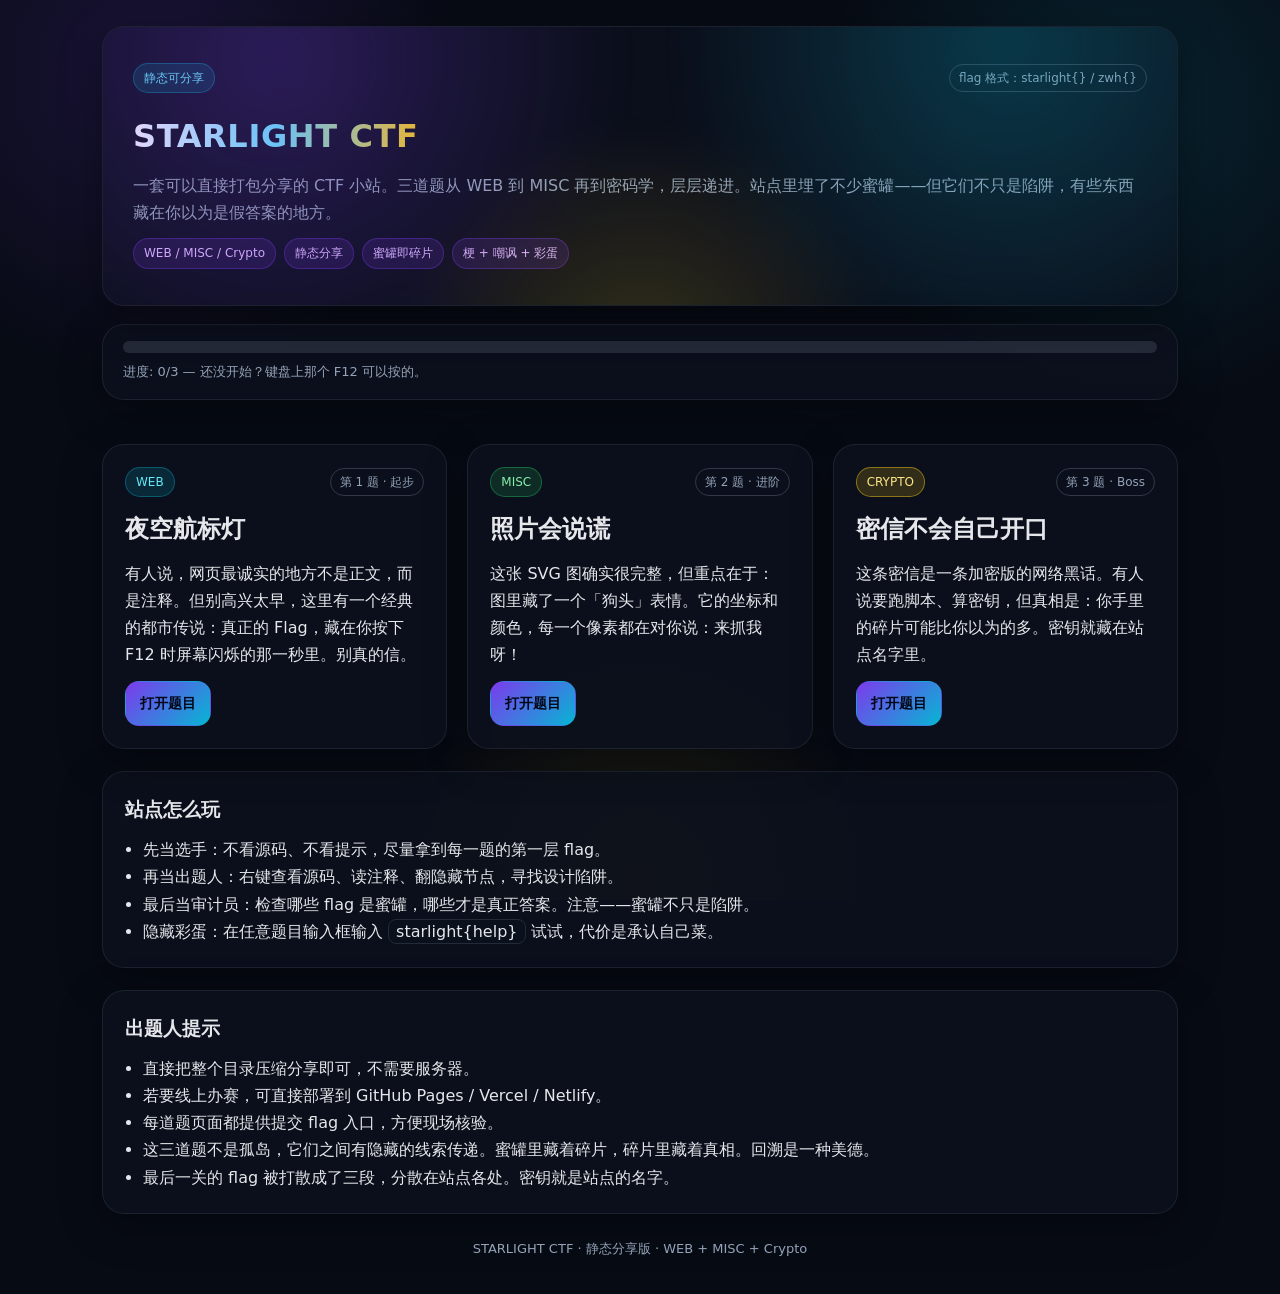
<file: index.html>
﻿<!DOCTYPE html>
<html lang="zh-CN">
<head>
  <meta charset="UTF-8" />
  <meta name="viewport" content="width=device-width, initial-scale=1.0" />
  <title>STARLIGHT CTF</title>
  <link rel="stylesheet" href="assets/main.css" />
  <!-- 真正的 flag 藏在蜜罐里，蜜罐不是陷阱，是碎片容器 -->
</head>
<body>
  <div class="wrap">
    <header class="card hero">
      <div class="topbar"><span class="badge">静态可分享</span><span class="tag">flag 格式：starlight{} / zwh{}</span></div>
      <h1><span>STARLIGHT CTF</span></h1>
      <p>一套可以直接打包分享的 CTF 小站。三道题从 WEB 到 MISC 再到密码学，层层递进。站点里埋了不少蜜罐——但它们不只是陷阱，有些东西藏在你以为是假答案的地方。</p>
      <div class="chips"><span class="chip">WEB / MISC / Crypto</span><span class="chip">静态分享</span><span class="chip">蜜罐即碎片</span><span class="chip">梗 + 嘲讽 + 彩蛋</span></div>
    </header>

    <div class="card progress-wrap">
      <div class="progress-bar"><div id="progress-fill" class="progress-bar-fill"></div></div>
      <div id="progress-label" class="progress-label">进度: 0/3 — 还没开始？键盘上那个 F12 可以按的。</div>
    </div>

    <section class="row" style="margin-top:22px">
      <article class="card section">
        <div class="meta"><span class="badge">WEB</span><span class="tag">第 1 题 · 起步</span></div>
        <h2>夜空航标灯</h2>
        <p>有人说，网页最诚实的地方不是正文，而是注释。但别高兴太早，这里有一个经典的都市传说：真正的 Flag，藏在你按下 F12 时屏幕闪烁的那一秒里。别真的信。</p>
        <div class="actions"><a class="btn primary" href="starlight-web-01/index.html">打开题目</a></div>
      </article>
      <article class="card section">
        <div class="meta"><span class="badge" style="background:rgba(34,197,94,0.16);border-color:rgba(34,197,94,0.4);color:#86efac">MISC</span><span class="tag">第 2 题 · 进阶</span></div>
        <h2>照片会说谎</h2>
        <p>这张 SVG 图确实很完整，但重点在于：图里藏了一个「狗头」表情。它的坐标和颜色，每一个像素都在对你说：来抓我呀！</p>
        <div class="actions"><a class="btn primary" href="starlight-misc-01/index.html">打开题目</a></div>
      </article>
      <article class="card section">
        <div class="meta"><span class="badge" style="background:rgba(250,204,21,0.16);border-color:rgba(250,204,21,0.45);color:#fde68a">CRYPTO</span><span class="tag">第 3 题 · Boss</span></div>
        <h2>密信不会自己开口</h2>
        <p>这条密信是一条加密版的网络黑话。有人说要跑脚本、算密钥，但真相是：你手里的碎片可能比你以为的多。密钥就藏在站点名字里。</p>
        <div class="actions"><a class="btn primary" href="starlight-crypto-01/index.html">打开题目</a></div>
      </article>
    </section>

    <section class="card section">
      <h3>站点怎么玩</h3>
      <ul>
        <li>先当选手：不看源码、不看提示，尽量拿到每一题的第一层 flag。</li>
        <li>再当出题人：右键查看源码、读注释、翻隐藏节点，寻找设计陷阱。</li>
        <li>最后当审计员：检查哪些 flag 是蜜罐，哪些才是真正答案。注意——蜜罐不只是陷阱。</li>
        <li>隐藏彩蛋：在任意题目输入框输入 <code>starlight{help}</code> 试试，代价是承认自己菜。</li>
      </ul>
    </section>
    <section class="card section">
      <h3>出题人提示</h3>
      <ul>
        <li>直接把整个目录压缩分享即可，不需要服务器。</li>
        <li>若要线上办赛，可直接部署到 GitHub Pages / Vercel / Netlify。</li>
        <li>每道题页面都提供提交 flag 入口，方便现场核验。</li>
        <li>这三道题不是孤岛，它们之间有隐藏的线索传递。蜜罐里藏着碎片，碎片里藏着真相。回溯是一种美德。</li>
        <li>最后一关的 flag 被打散成了三段，分散在站点各处。密钥就是站点的名字。</li>
      </ul>
    </section>
    <div class="footer">STARLIGHT CTF · 静态分享版 · WEB + MISC + Crypto</div>
  </div>
  <script src="assets/utils.js"></script>
</body>
</html>
</file>
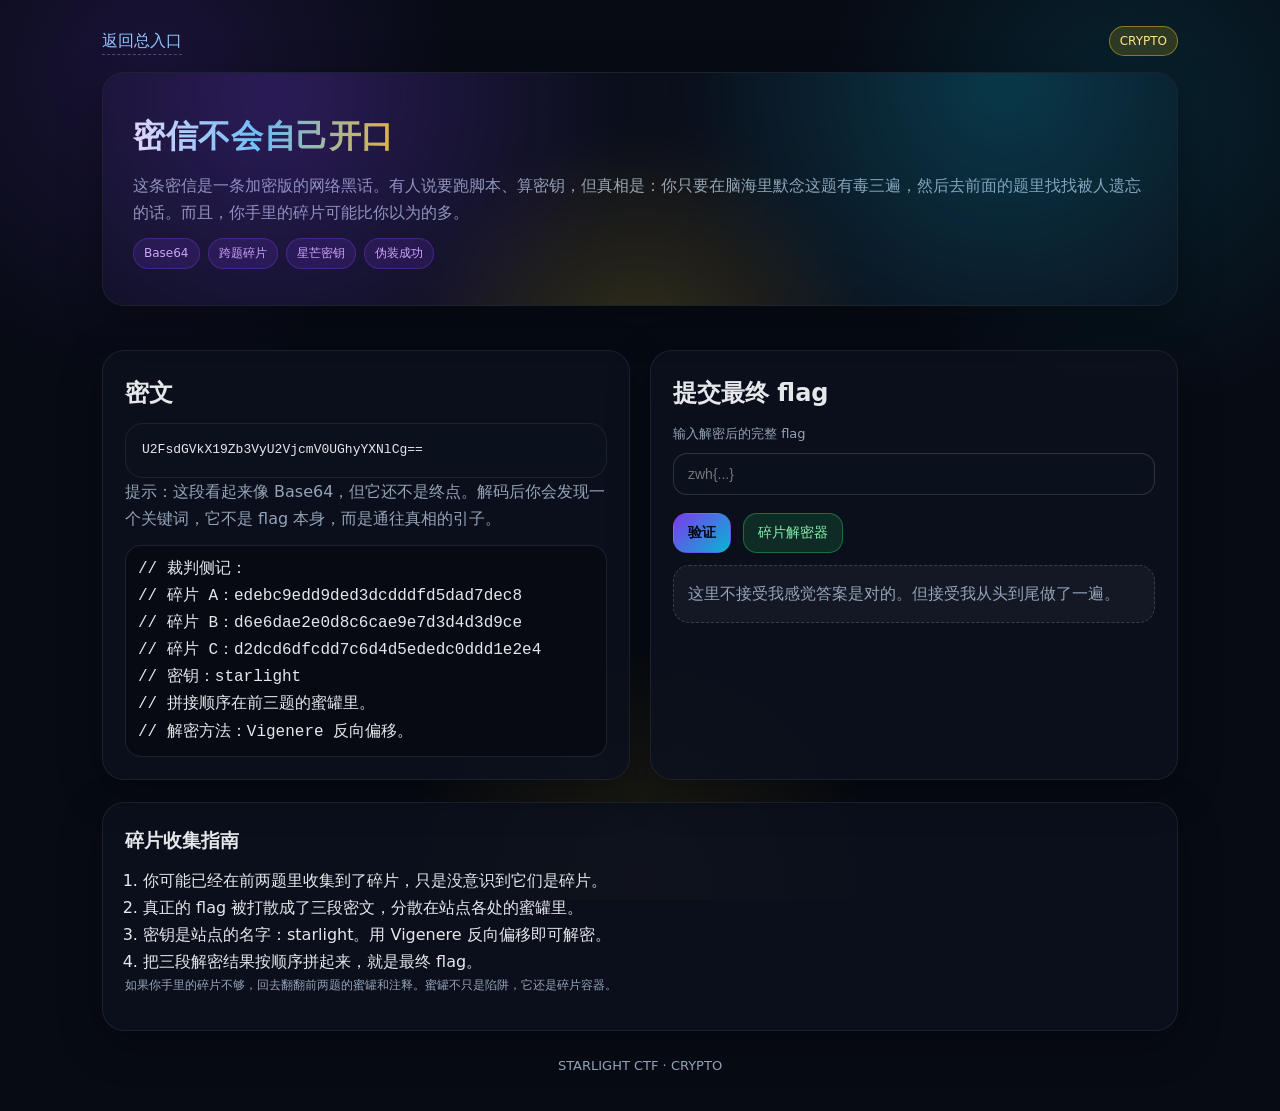
<file: starlight-crypto-01/index.html>
﻿<!DOCTYPE html>
<html lang="zh-CN">
<head>
  <meta charset="UTF-8" />
  <meta name="viewport" content="width=device-width, initial-scale=1.0" />
  <title>STARLIGHT CTF · 密信不会自己开口</title>
  <link rel="stylesheet" href="../assets/main.css" />
</head>
<body>
  <div class="wrap">
    <div class="topbar"><a class="link" href="../index.html">返回总入口</a><span class="badge" style="background:rgba(250,204,21,0.16);border-color:rgba(250,204,21,0.45);color:#fde68a">CRYPTO</span></div>
    <header class="card hero">
      <h1><span>密信不会自己开口</span></h1>
      <p>这条密信是一条加密版的网络黑话。有人说要跑脚本、算密钥，但真相是：你只要在脑海里默念这题有毒三遍，然后去前面的题里找找被人遗忘的话。而且，你手里的碎片可能比你以为的多。</p>
      <div class="chips"><span class="chip">Base64</span><span class="chip">跨题碎片</span><span class="chip">星芒密钥</span><span class="chip">伪装成功</span></div>
    </header>

    <section class="row" style="margin-top:22px">
      <article class="card section">
        <h2>密文</h2>
        <pre id="cipher-blob">U2FsdGVkX19Zb3VyU2VjcmV0UGhyYXNlCg==</pre>
        <p class="muted">提示：这段看起来像 Base64，但它还不是终点。解码后你会发现一个关键词，它不是 flag 本身，而是通往真相的引子。</p>
        <div class="secret-note" style="margin-top:12px">// 裁判侧记：
// 碎片 A：edebc9edd9ded3dcdddfd5dad7dec8
// 碎片 B：d6e6dae2e0d8c6cae9e7d3d4d3d9ce
// 碎片 C：d2dcd6dfcdd7c6d4d5ededc0ddd1e2e4
// 密钥：starlight
// 拼接顺序在前三题的蜜罐里。
// 解密方法：Vigenere 反向偏移。</div>
      </article>
      <article class="card section">
        <h2>提交最终 flag</h2>
        <form id="crypto-form" class="field">
          <label for="crypto-flag">输入解密后的完整 flag</label>
          <input id="crypto-flag" class="input" placeholder="zwh{...}" />
          <div class="actions">
            <button class="btn primary" type="submit">验证</button>
            <button class="btn ok" type="button" id="decrypt-btn">碎片解密器</button>
          </div>
        </form>
        <div id="crypto-result" class="result muted">这里不接受我感觉答案是对的。但接受我从头到尾做了一遍。</div>
        <div id="decrypt-panel" style="display:none;margin-top:12px" class="card section">
          <h3>碎片解密器</h3>
          <p class="small">输入你从蜜罐里收集到的 hex 碎片（不含空格），用 starlight 密钥解密。</p>
          <form id="decrypt-form" class="field">
            <label for="decrypt-input">hex 碎片</label>
            <input id="decrypt-input" class="input" placeholder="edebc9edd9ded3dc..." />
            <div class="actions"><button class="btn primary" type="submit">解密</button></div>
          </form>
          <div id="decrypt-result" class="result muted">输入碎片，点击解密。</div>
        </div>
      </article>
    </section>

    <section class="card section">
      <h3>碎片收集指南</h3>
      <ol>
        <li>你可能已经在前两题里收集到了碎片，只是没意识到它们是碎片。</li>
        <li>真正的 flag 被打散成了三段密文，分散在站点各处的蜜罐里。</li>
        <li>密钥是站点的名字：starlight。用 Vigenere 反向偏移即可解密。</li>
        <li>把三段解密结果按顺序拼起来，就是最终 flag。</li>
      </ol>
      <p class="small">如果你手里的碎片不够，回去翻翻前两题的蜜罐和注释。蜜罐不只是陷阱，它还是碎片容器。</p>
    </section>

    <div id="fastlane" style="display:none">看起来你发现了快速通道。但快速通道之所以快，是因为它能更快送你掉坑。</div>
    <div class="footer">STARLIGHT CTF · CRYPTO</div>
  </div>
  <script src="../assets/utils.js"></script>
  <script>
    const honeyPass = 'starlight{shortcut_was_a_trap_with_good_lighting}';
    const fastlane = document.getElementById('fastlane');
    if (fastlane) fastlane.setAttribute('data-hint', 'try:' + honeyPass);
    console.log('%cSTARLIGHT CRYPTO', 'color:#facc15;font-weight:700;font-size:16px');
    console.log('密文:', document.getElementById('cipher-blob').textContent.trim());
    console.log('碎片散落在蜜罐里，密钥是站点名。');
    console.log('蜜罐 A hex 片段:', 'edebc9edd9ded3dcdddfd5dad7dec8');
    console.log('蜜罐 B hex 片段:', 'd6e6dae2e0d8c6cae9e7d3d4d3d9ce');
    console.log('蜜罐 C hex 片段:', 'd2dcd6dfcdd7c6d4d5ededc0ddd1e2e4');

    document.getElementById('decrypt-btn').addEventListener('click', () => {
      const panel = document.getElementById('decrypt-panel');
      panel.style.display = panel.style.display === 'none' ? 'block' : 'none';
    });

    document.getElementById('decrypt-form').addEventListener('submit', e => {
      e.preventDefault();
      const hex = document.getElementById('decrypt-input').value.trim();
      const result = document.getElementById('decrypt-result');
      if (!hex) { result.textContent = '请输入 hex 碎片。'; result.className = 'result muted'; return; }
      try {
        const decoded = vigenereDecrypt(hex, 'starlight');
        if (decoded.startsWith('zwh{') || decoded.startsWith('starlight{')) {
          result.textContent = '碎片解密成功: ' + decoded; result.className = 'result ok';
          toast('碎片解密完成！把三段拼起来就是最终 flag。', 'ok', 4000);
        } else {
          result.textContent = '解密结果: ' + decoded + ' （看起来不像 flag 片段，请检查碎片是否正确）'; result.className = 'result muted';
        }
      } catch(err) { result.textContent = '解密失败，hex 格式可能有误。'; result.className = 'result bad'; }
    });

    bindForm({formId:'crypto-form',inputId:'crypto-flag',resultId:'crypto-result',challengeId:'crypto',tests:[
      {hash:'b91ed81720bc97ca88acd63ff8c59a6b9401f5d7e851294604daf77eaeabc4b2',message:'正确。你没被捷径骗走，而是把整条链路走通了。三道题的碎片终于在你手里合龙了。',variant:'ok'},
      {hash:'40237587ed6c15112d79e3eaa39a2480c2f6247f35673046a81bbab0a46e68ff',suffix:' 这个口令我们收到了，已归档。',variant:'bad'}
    ]});
  </script>
</body>
</html>
</file>
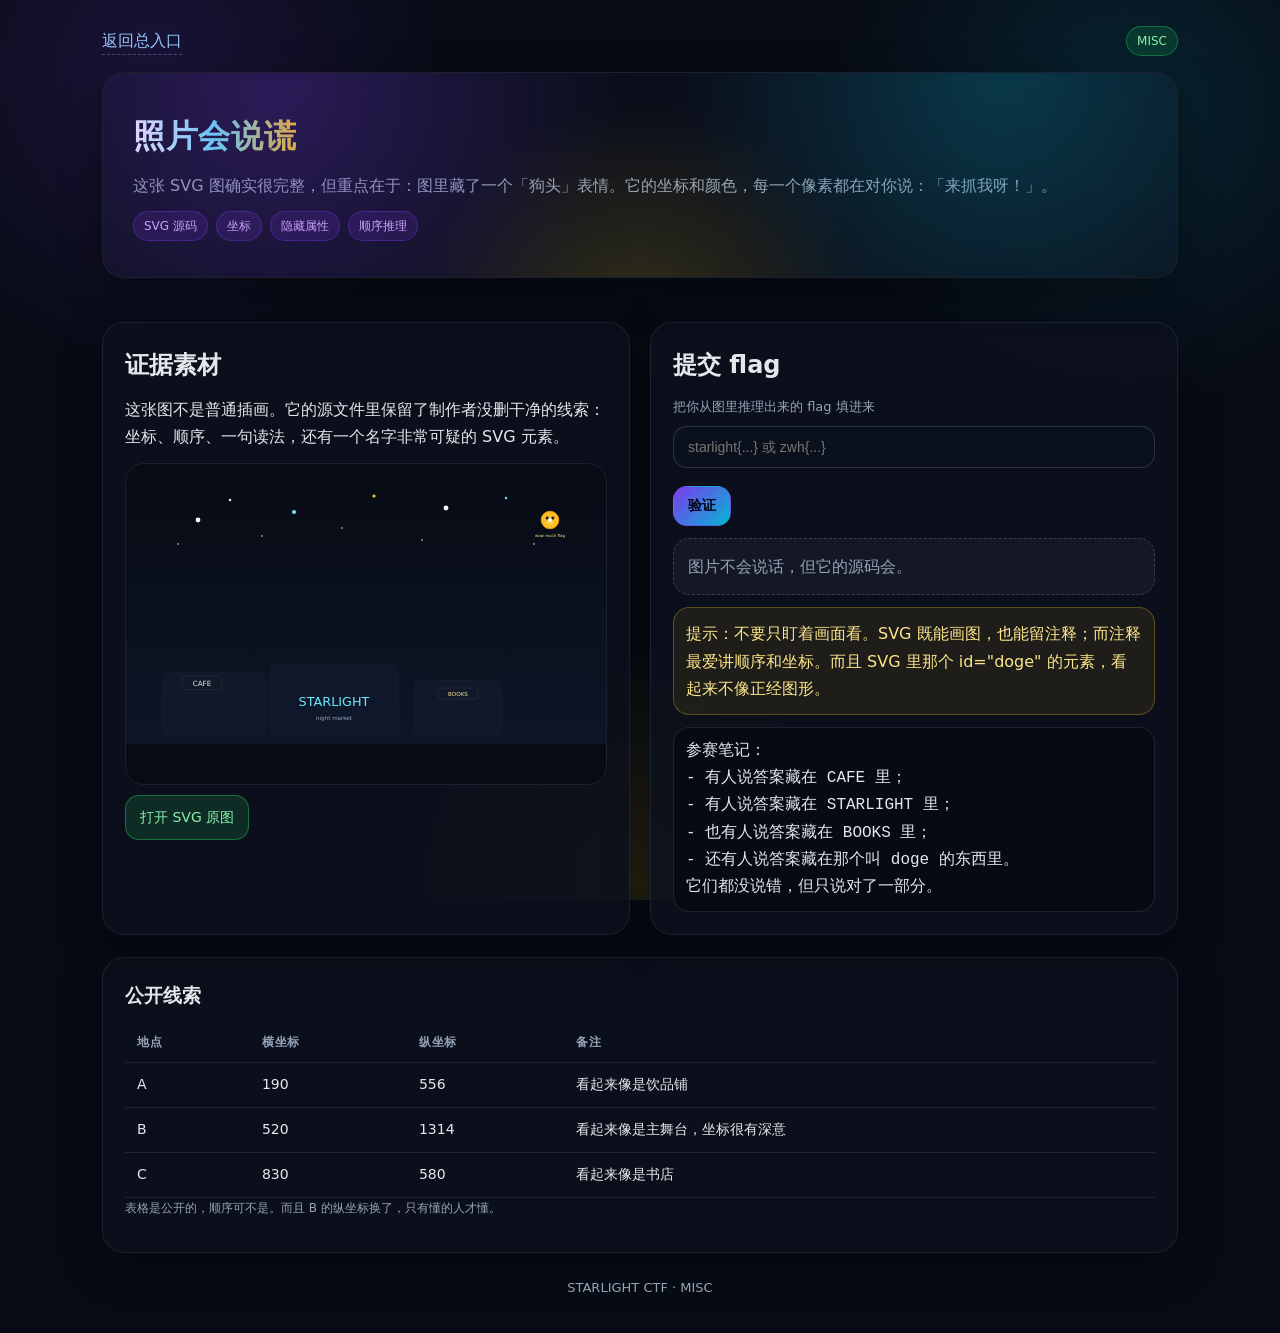
<file: starlight-misc-01/index.html>
﻿<!DOCTYPE html>
<html lang="zh-CN">
<head>
  <meta charset="UTF-8" />
  <meta name="viewport" content="width=device-width, initial-scale=1.0" />
  <title>STARLIGHT CTF · 照片会说谎</title>
  <link rel="stylesheet" href="../assets/main.css" />
</head>
<body>
  <div class="wrap">
    <div class="topbar"><a class="link" href="../index.html">返回总入口</a><span class="badge" style="background:rgba(34,197,94,0.16);border-color:rgba(34,197,94,0.4);color:#86efac">MISC</span></div>
    <header class="card hero">
      <h1><span>照片会说谎</span></h1>
      <p>这张 SVG 图确实很完整，但重点在于：图里藏了一个「狗头」表情。它的坐标和颜色，每一个像素都在对你说：「来抓我呀！」。</p>
      <div class="chips"><span class="chip">SVG 源码</span><span class="chip">坐标</span><span class="chip">隐藏属性</span><span class="chip">顺序推理</span></div>
    </header>

    <section class="row" style="margin-top:22px">
      <article class="card section">
        <h2>证据素材</h2>
        <p>这张图不是普通插画。它的源文件里保留了制作者没删干净的线索：坐标、顺序、一句读法，还有一个名字非常可疑的 SVG 元素。</p>
        <div class="image-box" style="margin-top:12px"><img src="../assets/nightmarket.svg" alt="nightmarket" /></div>
        <div class="actions"><a class="btn ok" href="../assets/nightmarket.svg" target="_blank">打开 SVG 原图</a></div>
      </article>
      <article class="card section">
        <h2>提交 flag</h2>
        <form id="misc-form" class="field">
          <label for="misc-flag">把你从图里推理出来的 flag 填进来</label>
          <input id="misc-flag" class="input" placeholder="starlight{...} 或 zwh{...}" />
          <div class="actions"><button class="btn primary" type="submit">验证</button></div>
        </form>
        <div id="misc-result" class="result muted">图片不会说话，但它的源码会。</div>
        <div class="hint">提示：不要只盯着画面看。SVG 既能画图，也能留注释；而注释最爱讲顺序和坐标。而且 SVG 里那个 id="doge" 的元素，看起来不像正经图形。</div>
        <div class="secret-note" style="margin-top:12px">参赛笔记：
- 有人说答案藏在 CAFE 里；
- 有人说答案藏在 STARLIGHT 里；
- 也有人说答案藏在 BOOKS 里；
- 还有人说答案藏在那个叫 doge 的东西里。
它们都没说错，但只说对了一部分。</div>
      </article>
    </section>

    <section class="card section">
      <h3>公开线索</h3>
      <table class="table">
        <thead><tr><th>地点</th><th>横坐标</th><th>纵坐标</th><th>备注</th></tr></thead>
        <tbody>
          <tr><td>A</td><td>190</td><td>556</td><td>看起来像是饮品铺</td></tr>
          <tr><td>B</td><td>520</td><td>1314</td><td>看起来像是主舞台，坐标很有深意</td></tr>
          <tr><td>C</td><td>830</td><td>580</td><td>看起来像是书店</td></tr>
        </tbody>
      </table>
      <p class="small">表格是公开的，顺序可不是。而且 B 的纵坐标换了，只有懂的人才懂。</p>
    </section>

    <div class="footer">STARLIGHT CTF · MISC</div>
  </div>
  <script src="../assets/utils.js"></script>
  <script>
    bindForm({formId:'misc-form',inputId:'misc-flag',resultId:'misc-result',challengeId:'misc',tests:[
      {hash:'1994a6507e49721b9f11447f6338d04f6e93f5b7844e8a4d2f66ec0fe93c103e',message:'正确。你没被画面骗到，而是从素材源码里把顺序和文本拼了出来。狗头表情向你致敬。',variant:'ok'},
      {hash:'074302e34f5d2f7815575a0ef91f9ecac5f5421c511c73675c648b6539cbe45d',suffix:' 线索已归档，感谢你的贡献。',variant:'bad'}
    ]});
  </script>
</body>
</html>
</file>
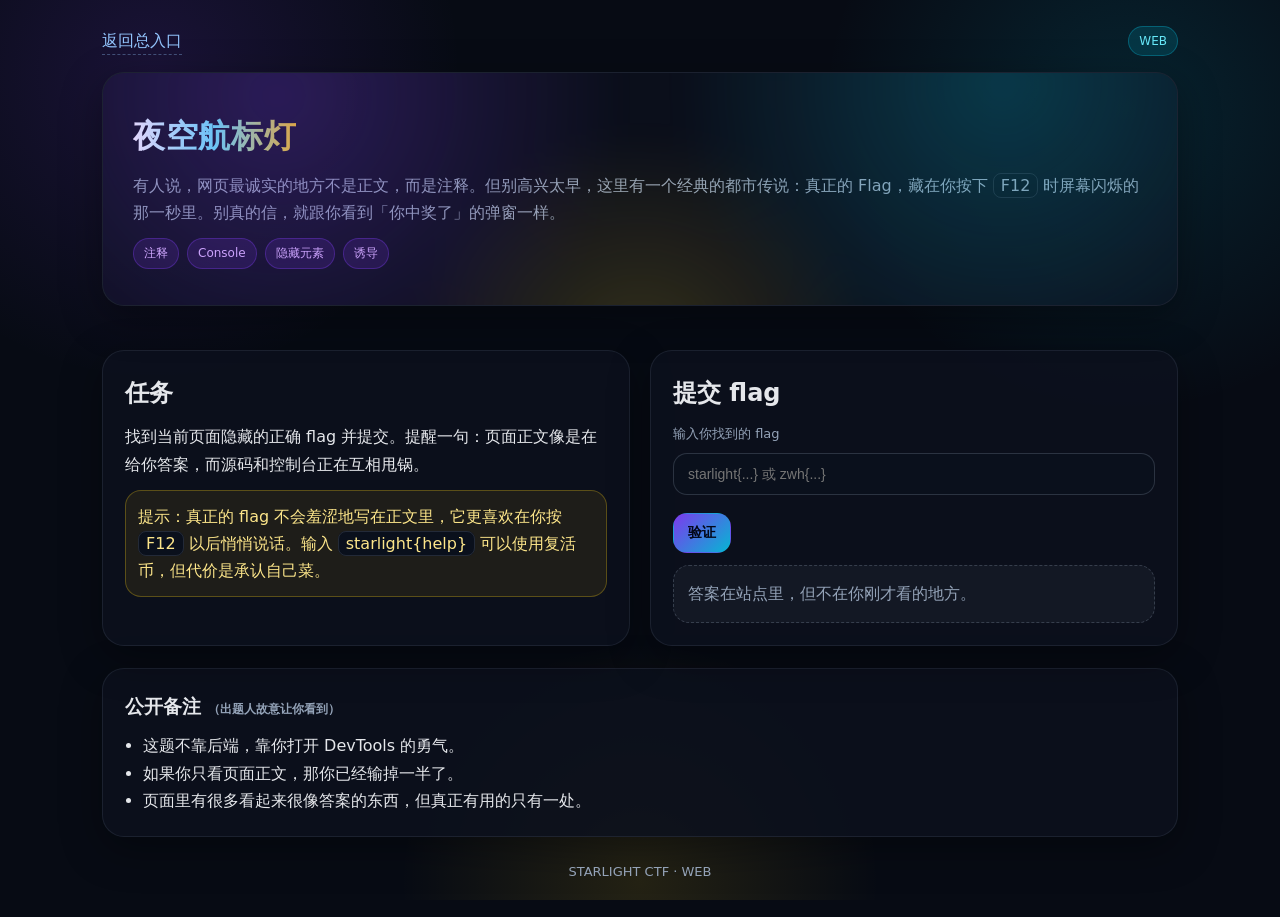
<file: starlight-web-01/index.html>
﻿<!DOCTYPE html>
<html lang="zh-CN">
<head>
  <meta charset="UTF-8" />
  <meta name="viewport" content="width=device-width, initial-scale=1.0" />
  <title>STARLIGHT CTF · 夜空航标灯</title>
  <link rel="stylesheet" href="../assets/main.css" />
  <!-- 如果你在找 flag，不妨去检查一下网络请求，那里有个神秘的 404 彩蛋 -->
</head>
<body>
  <div class="wrap">
    <div class="topbar"><a class="link" href="../index.html">返回总入口</a><span class="badge">WEB</span></div>
    <header class="card hero">
      <h1><span>夜空航标灯</span></h1>
      <p>有人说，网页最诚实的地方不是正文，而是注释。但别高兴太早，这里有一个经典的都市传说：真正的 Flag，藏在你按下 <code>F12</code> 时屏幕闪烁的那一秒里。别真的信，就跟你看到「你中奖了」的弹窗一样。</p>
      <div class="chips"><span class="chip">注释</span><span class="chip">Console</span><span class="chip">隐藏元素</span><span class="chip">诱导</span></div>
    </header>

    <section class="row" style="margin-top:22px">
      <article class="card section">
        <h2>任务</h2>
        <p>找到当前页面隐藏的正确 flag 并提交。提醒一句：页面正文像是在给你答案，而源码和控制台正在互相甩锅。</p>
        <div class="hint">提示：真正的 flag 不会羞涩地写在正文里，它更喜欢在你按 <code>F12</code> 以后悄悄说话。输入 <code>starlight{help}</code> 可以使用复活币，但代价是承认自己菜。</div>
      </article>
      <article class="card section">
        <h2>提交 flag</h2>
        <form id="web-form" class="field">
          <label for="web-flag">输入你找到的 flag</label>
          <input id="web-flag" class="input" placeholder="starlight{...} 或 zwh{...}" />
          <div class="actions"><button class="btn primary" type="submit">验证</button></div>
        </form>
        <div id="web-result" class="result muted">答案在站点里，但不在你刚才看的地方。</div>
      </article>
    </section>

    <section class="card section">
      <h3>公开备注 <span class="small">（出题人故意让你看到）</span></h3>
      <ul>
        <li>这题不靠后端，靠你打开 DevTools 的勇气。</li>
        <li>如果你只看页面正文，那你已经输掉一半了。</li>
        <li>页面里有很多看起来很像答案的东西，但真正有用的只有一处。</li>
      </ul>
    </section>

    <div id="developer-theater" style="display:none">恭喜你翻到了开发者剧场。这里不直接给答案，但可以告诉你：答案一直离你很近，只是页面在假装不认识它。</div>
    <!-- 别急，看看控制台里的 console.table() 也许有惊喜 -->
    <!-- 如果你能看到这句注释，证明你很有耐心。请去第二关的 SVG 里找找“你懂的”这三个字。 -->
    <div class="footer">STARLIGHT CTF · WEB</div>
  </div>
  <script src="../assets/utils.js"></script>
  <script>
    (() => {
      const real = 'starlight{view-source_the_truth_was_in_console_all_along}';
      console.log('%cSTARLIGHT DEBUG', 'color:#67e8f9;font-weight:700;font-size:16px');
      console.log('工程师说：调试接口已经关了。');
      console.log('但他没说 console 也关了。');
      console.log('真正 flag:', real);
      const trap = document.createElement('input');
      trap.type = 'hidden'; trap.name = 'starlight-devtools-hint';
      trap.value = 'flag=' + real;
      document.body.appendChild(trap);
    })();
  </script>
  <script>
    bindForm({formId:'web-form',inputId:'web-flag',resultId:'web-result',challengeId:'web',tests:[
      {hash:'e4c8ee1c08ada5fd38d5c2c3c5d1d5acaf7abcfbf5d8c42fea583d09fb56d2f3',message:'正确。你没相信页面表面那套说辞，这才是 WEB 出题人最爱的状态。',variant:'ok'},
      {hash:'d91daa9f7c8e9a35dd239c8bac1593b58db3cec2600b77cb713f72e1b603356a',suffix:' 看起来你已经找到了工程师留下的线索。',variant:'bad'},
      {hash:'0b2816eea59e493d1fb58c5aafa36276baff322c7d45f152ca2af612ead59543',suffix:' 这个答案已被记录到出题人的收藏夹。',variant:'bad'}
    ]});
  </script>
</body>
</html>
</file>
<file: assets/main.css>
﻿:root{--bg:#070b14;--panel:rgba(12,17,30,0.86);--text:#e5e7eb;--muted:#94a3b8;--accent:#7c3aed;--ok:#22c55e;--bad:#ef4444;--warn:#f59e0b;--shadow:0 12px 40px rgba(0,0,0,0.35)}
*{box-sizing:border-box}
html,body{margin:0;padding:0;background:var(--bg);color:var(--text);font-family:ui-sans-serif,system-ui,Segoe UI,Roboto,Helvetica,Arial,sans-serif;line-height:1.7}
body{min-height:100vh;background-image:radial-gradient(circle at 12% 8%,rgba(124,58,237,0.16) 0%,transparent 22%),radial-gradient(circle at 88% 12%,rgba(6,182,212,0.14) 0%,transparent 22%),radial-gradient(circle at 50% 98%,rgba(250,204,21,0.12) 0%,transparent 22%);background-attachment:fixed}
.wrap{max-width:1120px;margin:0 auto;padding:26px 22px}
.card{background:var(--panel);border:1px solid rgba(148,163,184,0.12);border-radius:22px;box-shadow:var(--shadow);overflow:hidden}
.hero{position:relative;padding:36px 30px}
.hero::before{content:"";position:absolute;inset:-30px;background:radial-gradient(circle at 18% 18%,rgba(124,58,237,0.28) 0%,transparent 36%),radial-gradient(circle at 82% 14%,rgba(6,182,212,0.24) 0%,transparent 34%),radial-gradient(circle at 50% 110%,rgba(250,204,21,0.18) 0%,transparent 36%);filter:blur(14px);pointer-events:none}
.hero h1{margin:0 0 8px;letter-spacing:0.02em}
.hero h1 span{background:linear-gradient(90deg,#f5f3ff,#67e8f9,#facc15);-webkit-background-clip:text;background-clip:text;color:transparent}
.hero p{margin:0;color:var(--muted)}
.hero .chips{display:flex;flex-wrap:wrap;gap:8px;margin-top:12px}
.hero .chip{font-size:12px;padding:4px 10px;border-radius:999px;background:rgba(124,58,237,0.16);border:1px solid rgba(124,58,237,0.35);color:#d8b4fe}
.topbar{display:flex;justify-content:space-between;align-items:center;margin-bottom:16px}
.link{color:#93c5fd;text-decoration:none;border-bottom:1px dashed rgba(147,197,253,0.35)}
.link:hover{color:#bfdbfe}
.row{display:grid;grid-template-columns:repeat(auto-fit,minmax(320px,1fr));gap:20px}
.section{margin-top:22px;padding:22px}
.section h2,.section h3{margin:0 0 10px}
.muted{color:var(--muted)}
ul,ol{margin:0;padding-left:18px}
p{margin:0 0 12px}
pre{margin:0;padding:16px;border-radius:18px;background:#0a101c;overflow:auto;border:1px solid rgba(148,163,184,0.12);font-family:ui-monospace,SFMono-Regular,Menlo,Consolas,monospace;font-size:13px;line-height:1.6}
code{font-family:inherit;background:#0a101c;padding:2px 7px;border-radius:8px;border:1px solid rgba(148,163,184,0.18)}
.actions{display:flex;flex-wrap:wrap;gap:12px;margin-top:10px}
.btn{display:inline-flex;align-items:center;justify-content:center;gap:8px;padding:10px 14px;border-radius:14px;border:1px solid rgba(148,163,184,0.2);background:#0b1220;color:#e5e7eb;text-decoration:none;font-size:14px;cursor:pointer}
.btn:hover{border-color:#67e8f9;color:#fff}
.btn.primary{background:linear-gradient(135deg,#7c3aed,#06b6d4);border-color:transparent;color:#020617;font-weight:700}
.btn.ok{background:rgba(34,197,94,0.16);border-color:rgba(34,197,94,0.45);color:#86efac}
.badge{font-size:12px;padding:4px 10px;border-radius:999px;background:rgba(6,182,212,0.16);border:1px solid rgba(6,182,212,0.35);color:#67e8f9}
.tag{font-size:12px;padding:3px 9px;border-radius:999px;border:1px solid rgba(148,163,184,0.28);color:var(--muted)}
.field{display:grid;gap:8px}
.field label{font-size:13px;color:var(--muted)}
.input{width:100%;padding:12px 14px;border-radius:14px;border:1px solid rgba(148,163,184,0.24);background:#0a101c;color:var(--text);font-size:14px}
.meta{display:flex;justify-content:space-between;align-items:center;margin-bottom:12px}
.result{margin-top:12px;padding:14px;border-radius:16px;border:1px dashed rgba(148,163,184,0.2);white-space:pre-wrap}
.result.ok{border-color:rgba(34,197,94,0.5);background:rgba(34,197,94,0.08);color:#bbf7d0}
.result.bad{border-color:rgba(239,68,68,0.5);background:rgba(239,68,68,0.08);color:#fecaca}
.result.muted{border-color:rgba(148,163,184,0.28);background:rgba(148,163,184,0.06);color:var(--muted)}
.image-box{position:relative;overflow:hidden;border-radius:20px;border:1px solid rgba(148,163,184,0.12)}
.image-box img{display:block;width:100%;height:auto}
.table{width:100%;border-collapse:collapse;font-size:14px}
.table th,.table td{padding:10px 12px;border-bottom:1px solid rgba(148,163,184,0.14);text-align:left}
.table th{color:var(--muted);font-weight:600;font-size:12px;text-transform:uppercase;letter-spacing:0.06em}
.small{font-size:12px;color:var(--muted)}
.secret-note{font-family:ui-monospace,SFMono-Regular,Menlo,Consolas,monospace;background:#070a13;padding:10px 12px;border-radius:16px;border:1px solid rgba(148,163,184,0.16);white-space:pre-wrap}
.hint{margin-top:12px;padding:12px;border-radius:16px;background:rgba(250,204,21,0.08);border:1px solid rgba(250,204,21,0.28);color:#fde68a}
.footer{margin:24px 0 8px;text-align:center;color:var(--muted);font-size:13px}
.progress-wrap{margin-top:18px;padding:16px 20px}
.progress-bar{height:12px;border-radius:999px;background:rgba(148,163,184,0.18);overflow:hidden}
.progress-bar-fill{height:100%;width:0%;background:linear-gradient(90deg,#7c3aed,#06b6d4);transition:width 0.8s ease}
.progress-label{margin-top:8px;font-size:13px;color:var(--muted)}
.toast{position:fixed;left:50%;bottom:28px;transform:translateX(-50%) translateY(20px);background:#0b1220;border:1px solid rgba(148,163,184,0.2);border-radius:16px;padding:12px 18px;color:var(--text);box-shadow:0 12px 40px rgba(0,0,0,0.5);opacity:0;pointer-events:none;transition:opacity 0.35s ease,transform 0.35s ease;z-index:200;max-width:92vw;text-align:center}
.toast.show{opacity:1;transform:translateX(-50%) translateY(0);pointer-events:auto}
.toast.ok{border-color:rgba(34,197,94,0.6);color:#bbf7d0;background:rgba(34,197,94,0.12)}
.toast.bad{border-color:rgba(239,68,68,0.6);color:#fecaca;background:rgba(239,68,68,0.12)}
.toast.info{border-color:rgba(6,182,212,0.6);color:#cffafe;background:rgba(6,182,212,0.12)}
.honey-tag{display:inline-block;margin-top:6px;padding:2px 8px;border-radius:999px;background:rgba(239,68,68,0.14);border:1px solid rgba(239,68,68,0.35);color:#fca5a5;font-size:12px}
.correct-glow{animation:correctGlow 1.2s ease}
@keyframes correctGlow{0%{box-shadow:var(--shadow)}50%{box-shadow:0 0 0 8px rgba(34,197,94,0.28),var(--shadow)}100%{box-shadow:var(--shadow)}}
.wrong-shake{animation:wrongShake 0.45s ease}
@keyframes wrongShake{10%,90%{transform:translateX(-2px)}20%,80%{transform:translateX(4px)}30%,50%,70%{transform:translateX(-8px)}40%,60%{transform:translateX(8px)}}
.sr-only{position:absolute;width:1px;height:1px;padding:0;margin:-1px;overflow:hidden;clip:rect(0,0,0,0);border:0}
</file>
